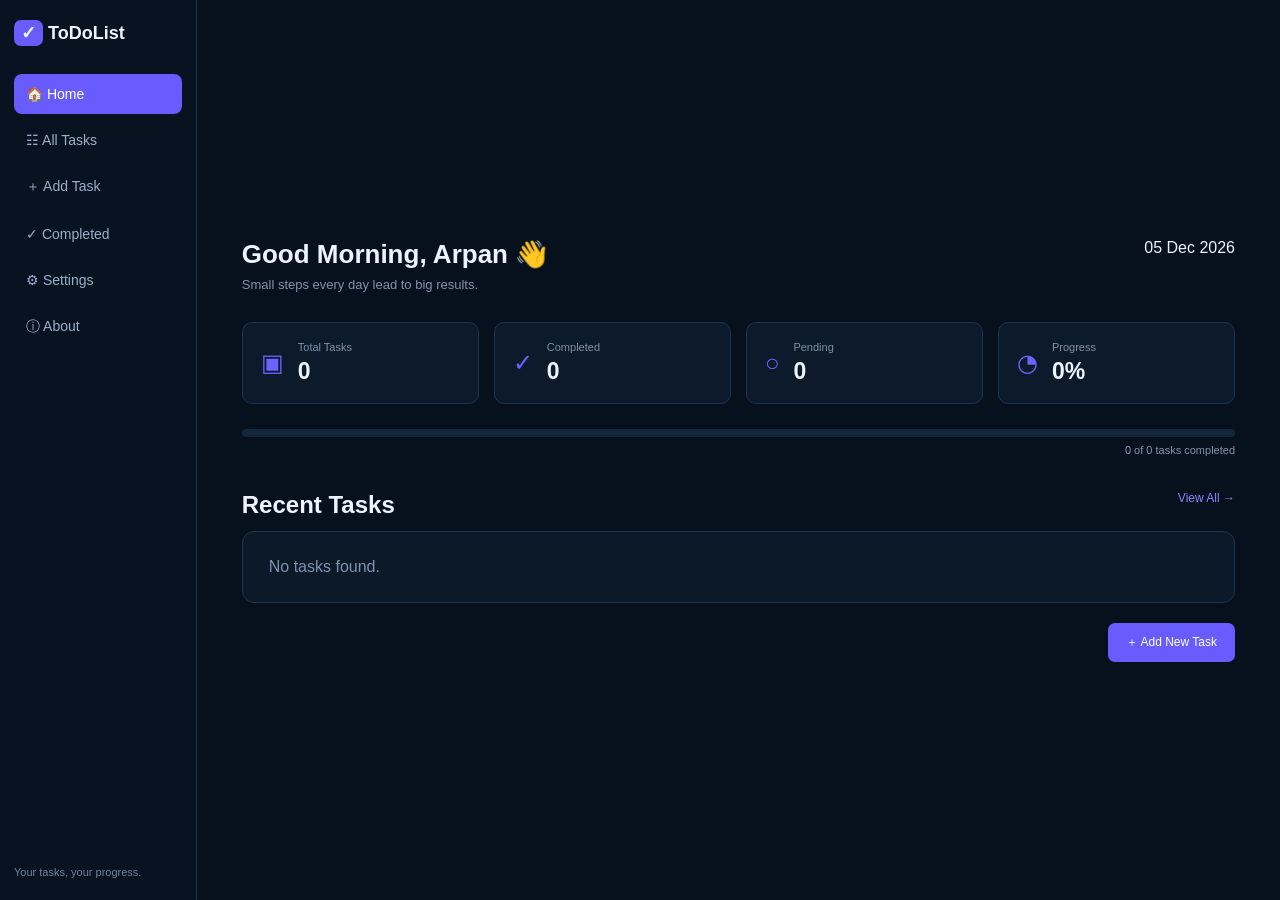
<file: index.html>
<!DOCTYPE html>
<html lang="en">
<head>
    <meta charset="UTF-8">
    <meta name="viewport" content="width=device-width, initial-scale=1.0">
    <title>ToDoList - Home</title>
    <link rel="stylesheet" href="style.css">
</head>

<body>

<div class="app">

    <aside class="sidebar">

        <h2 class="logo">
            <span>✓</span> ToDoList
        </h2>

        <nav>
            <a class="active" href="index.html">🏠 Home</a>
            <a href="tasks.html">☷ All Tasks</a>
            <a href="add-task.html">＋ Add Task</a>
            <a href="completed.html">✓ Completed</a>
            <a href="settings.html">⚙ Settings</a>
            <a href="about.html">ⓘ About</a>
        </nav>

        <p class="sidebar-bottom">
            Your tasks, your progress.
        </p>

    </aside>


    <main class="main">

        <header class="topbar">

            <div>
                <h1>Good Morning, Arpan 👋</h1>
                <p>Small steps every day lead to big results.</p>
            </div>

            <span id="today"></span>

        </header>


        <!-- Statistics -->

        <section class="stats">

            <div class="stat-card">
                <span>▣</span>
                <div>
                    <small>Total Tasks</small>
                    <strong id="totalCount">0</strong>
                </div>
            </div>

            <div class="stat-card">
                <span>✓</span>
                <div>
                    <small>Completed</small>
                    <strong id="completedCount">0</strong>
                </div>
            </div>

            <div class="stat-card">
                <span>○</span>
                <div>
                    <small>Pending</small>
                    <strong id="pendingCount">0</strong>
                </div>
            </div>

            <div class="stat-card">
                <span>◔</span>
                <div>
                    <small>Progress</small>
                    <strong id="progressCount">0%</strong>
                </div>
            </div>

        </section>


        <!-- Progress -->

        <section class="progress-box">

            <div class="progress-track">
                <div id="progressBar"></div>
            </div>

            <p id="progressText">
                0 of 0 tasks completed
            </p>

        </section>


        <!-- Recent Tasks -->

        <div class="section-head">
            <h2>Recent Tasks</h2>

            <a href="tasks.html">
                View All →
            </a>
        </div>

        <div id="recentTasks" class="task-list"></div>


        <a href="add-task.html" class="primary-btn add-button">
            ＋ Add New Task
        </a>

    </main>

</div>

<script src="script.js"></script>

</body>
</html>
</file>
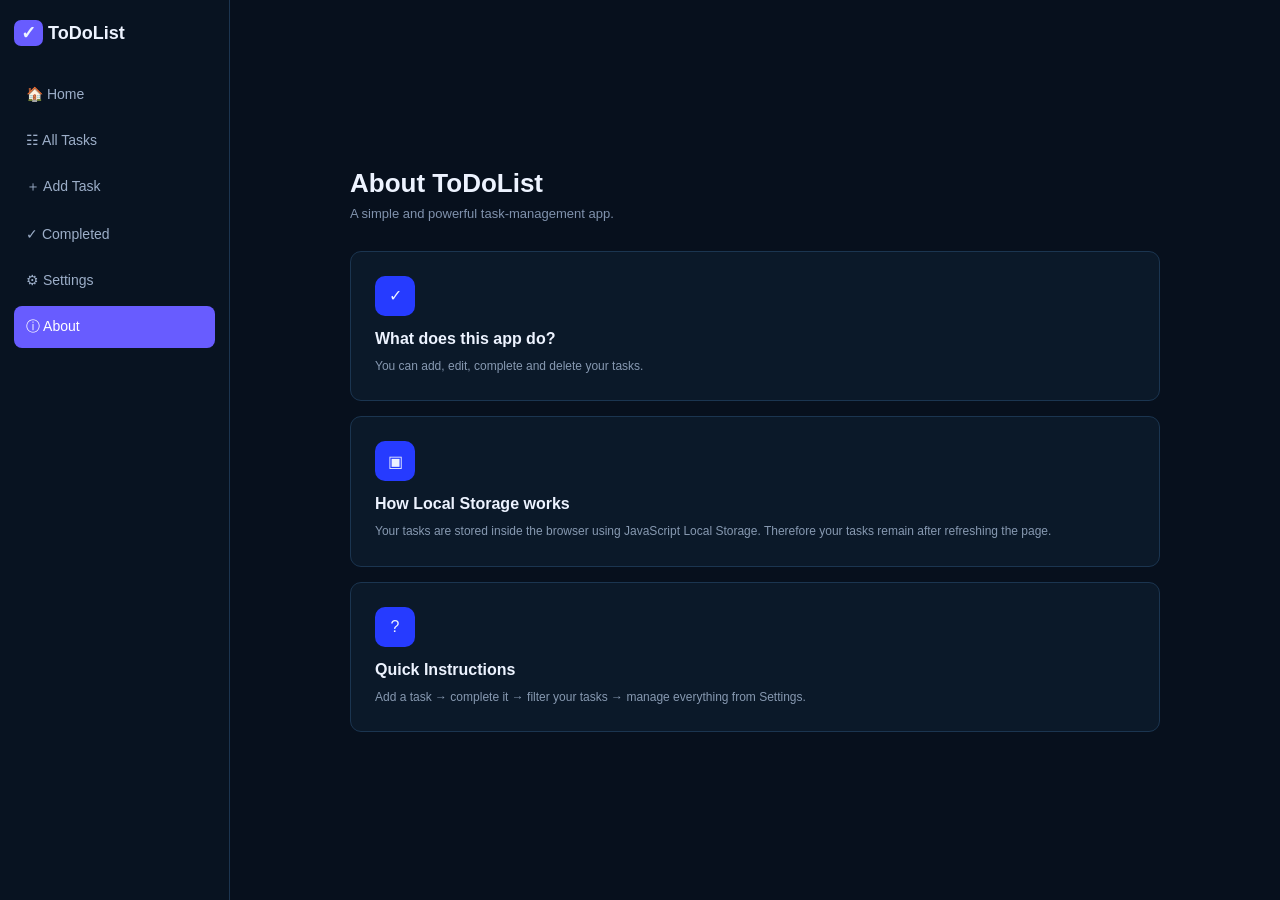
<file: about.html>
<!DOCTYPE html>
<html lang="en">

<head>

    <meta charset="UTF-8">

    <meta name="viewport"
          content="width=device-width, initial-scale=1.0">

    <title>ToDoList - About</title>

    <link rel="stylesheet" href="style.css">

</head>

<body>

<div class="app">

    <aside class="sidebar">

        <h2 class="logo">
            <span>✓</span> ToDoList
        </h2>

        <nav>

            <a href="index.html">🏠 Home</a>

            <a href="tasks.html">☷ All Tasks</a>

            <a href="add-task.html">＋ Add Task</a>

            <a href="completed.html">✓ Completed</a>

            <a href="settings.html">⚙ Settings</a>

            <a class="active"
               href="about.html">
                ⓘ About
            </a>

        </nav>

    </aside>


    <main class="main form-page">

        <div class="page-heading">

            <div>

                <h1>About ToDoList</h1>

                <p>
                    A simple and powerful task-management app.
                </p>

            </div>

        </div>


        <section class="info-grid">

            <article class="info-card">

                <div class="big-icon">
                    ✓
                </div>

                <h2>
                    What does this app do?
                </h2>

                <p>
                    You can add, edit, complete and
                    delete your tasks.
                </p>

            </article>


            <article class="info-card">

                <div class="big-icon">
                    ▣
                </div>

                <h2>
                    How Local Storage works
                </h2>

                <p>
                    Your tasks are stored inside the
                    browser using JavaScript Local Storage.
                    Therefore your tasks remain after
                    refreshing the page.
                </p>

            </article>


            <article class="info-card">

                <div class="big-icon">
                    ?
                </div>

                <h2>
                    Quick Instructions
                </h2>

                <p>
                    Add a task → complete it →
                    filter your tasks → manage
                    everything from Settings.
                </p>

            </article>

        </section>

    </main>

</div>

<script src="script.js"></script>

</body>
</html>
</file>
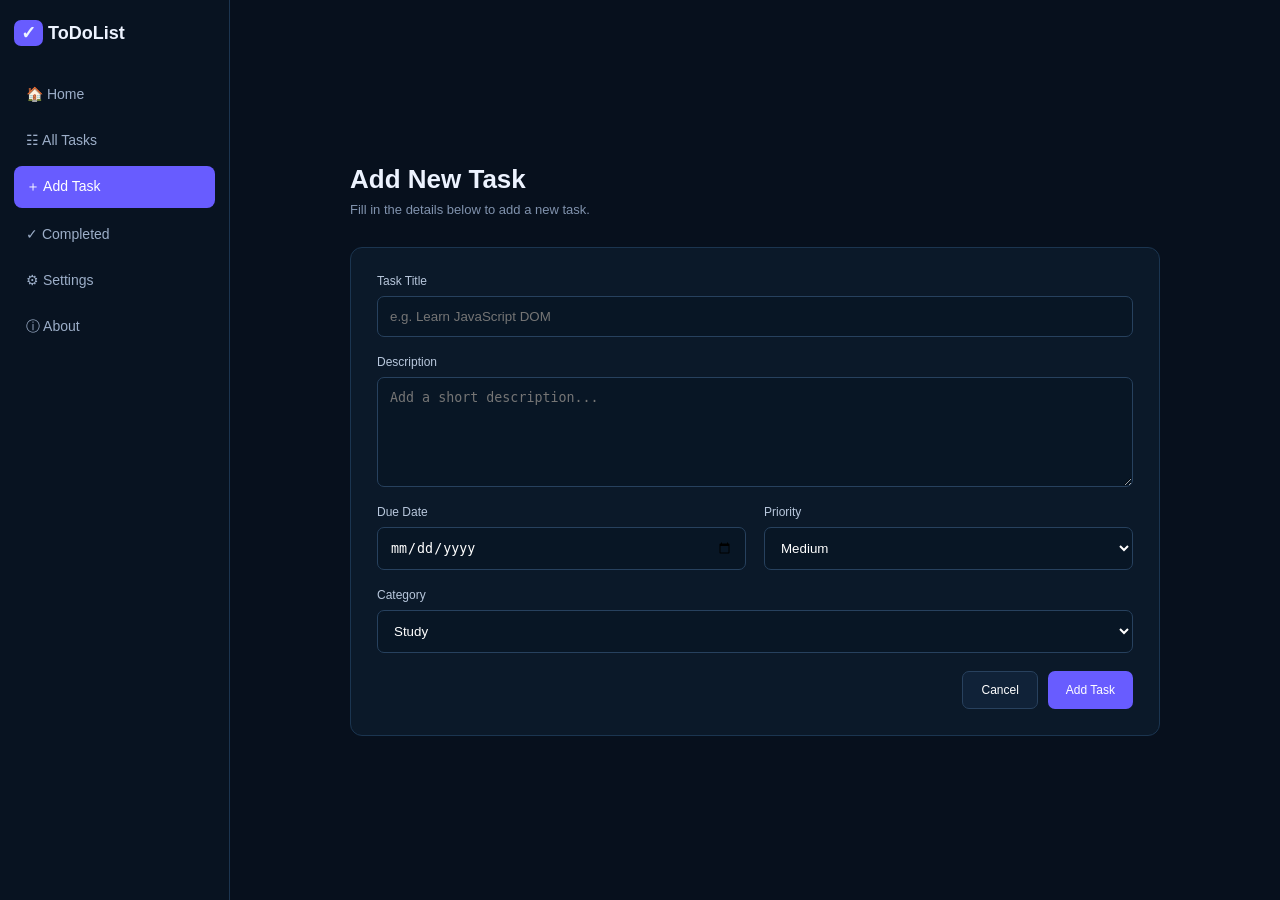
<file: add-task.html>
<!DOCTYPE html>
<html lang="en">

<head>

    <meta charset="UTF-8">

    <meta name="viewport"
          content="width=device-width, initial-scale=1.0">

    <title>ToDoList - Add Task</title>

    <link rel="stylesheet" href="style.css">

</head>

<body>

<div class="app">

    <aside class="sidebar">

        <h2 class="logo">
            <span>✓</span> ToDoList
        </h2>

        <nav>

            <a href="index.html">🏠 Home</a>

            <a href="tasks.html">
                ☷ All Tasks
            </a>

            <a class="active"
               href="add-task.html">
                ＋ Add Task
            </a>

            <a href="completed.html">
                ✓ Completed
            </a>

            <a href="settings.html">
                ⚙ Settings
            </a>

            <a href="about.html">
                ⓘ About
            </a>

        </nav>

    </aside>


    <main class="main form-page">

        <div class="page-heading">

            <div>

                <h1>Add New Task</h1>

                <p>
                    Fill in the details below to add a new task.
                </p>

            </div>

        </div>


        <form id="taskForm" class="form-card">

            <label>
                Task Title

                <input
                    id="taskTitle"
                    type="text"
                    placeholder="e.g. Learn JavaScript DOM"
                    required
                >

            </label>


            <label>
                Description

                <textarea
                    id="taskDescription"
                    placeholder="Add a short description..."
                ></textarea>

            </label>


            <div class="two-column">

                <label>
                    Due Date

                    <input
                        id="taskDate"
                        type="date"
                    >

                </label>


                <label>
                    Priority

                    <select id="taskPriority">

                        <option>Low</option>
                        <option selected>Medium</option>
                        <option>High</option>

                    </select>

                </label>

            </div>


            <label>
                Category

                <select id="taskCategory">

                    <option>Study</option>
                    <option>Work</option>
                    <option>Development</option>
                    <option>Personal</option>

                </select>

            </label>


            <div class="form-actions">

                <a
                    href="tasks.html"
                    class="secondary-btn"
                >
                    Cancel
                </a>

                <button
                    type="submit"
                    class="primary-btn"
                >
                    Add Task
                </button>

            </div>

        </form>

    </main>

</div>

<script src="script.js"></script>

</body>
</html>
</file>
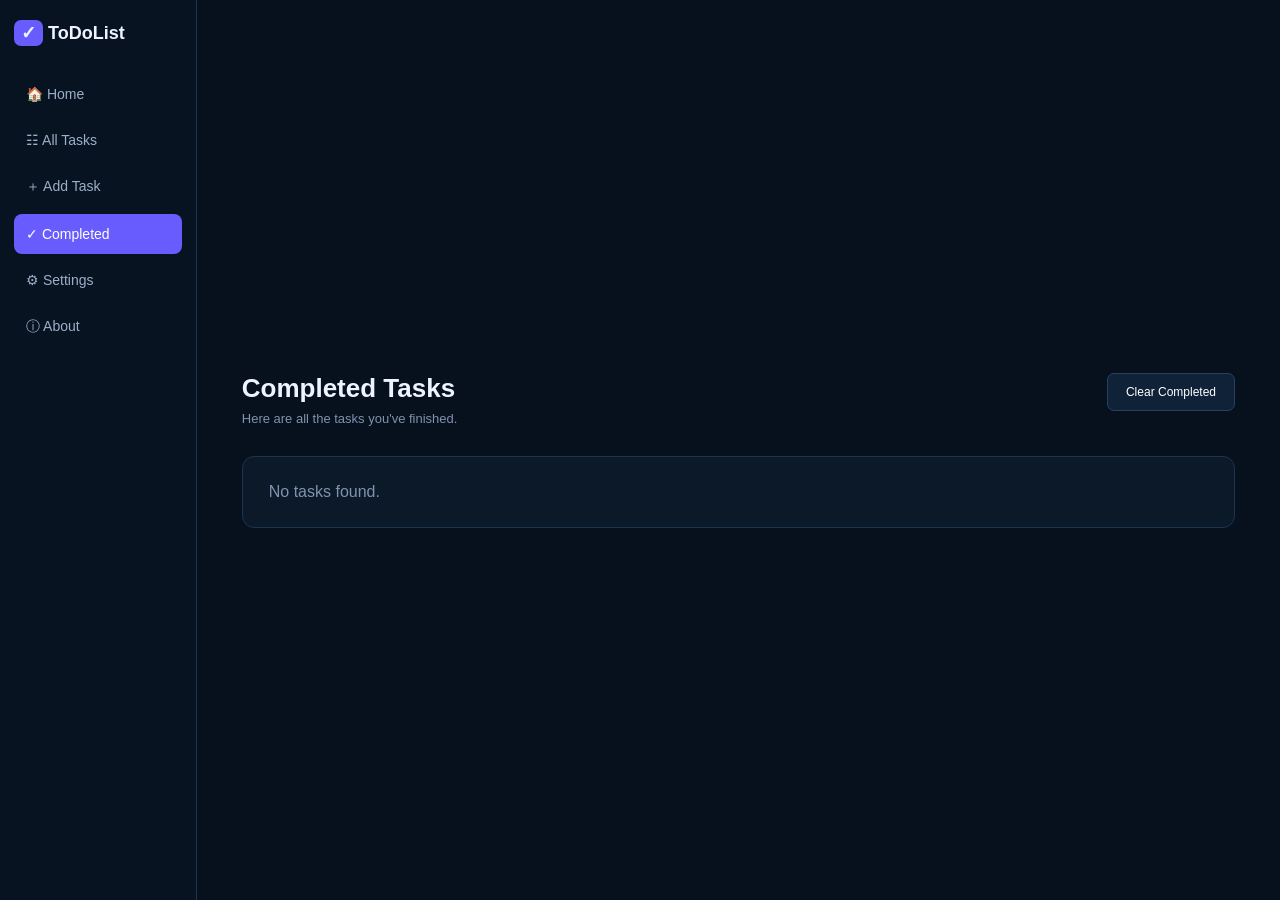
<file: completed.html>
<!DOCTYPE html>
<html lang="en">

<head>

    <meta charset="UTF-8">

    <meta name="viewport"
          content="width=device-width, initial-scale=1.0">

    <title>ToDoList - Completed</title>

    <link rel="stylesheet" href="style.css">

</head>

<body>

<div class="app">

    <aside class="sidebar">

        <h2 class="logo">
            <span>✓</span> ToDoList
        </h2>

        <nav>

            <a href="index.html">🏠 Home</a>

            <a href="tasks.html">
                ☷ All Tasks
            </a>

            <a href="add-task.html">
                ＋ Add Task
            </a>

            <a class="active"
               href="completed.html">
                ✓ Completed
            </a>

            <a href="settings.html">
                ⚙ Settings
            </a>

            <a href="about.html">
                ⓘ About
            </a>

        </nav>

    </aside>


    <main class="main">

        <header class="page-heading">

            <div>

                <h1>Completed Tasks</h1>

                <p>
                    Here are all the tasks you've finished.
                </p>

            </div>

            <button
                id="clearCompleted"
                class="secondary-btn"
            >
                Clear Completed
            </button>

        </header>


        <div
            id="completedTasks"
            class="task-list"
        ></div>

    </main>

</div>

<script src="script.js"></script>

</body>
</html>
</file>
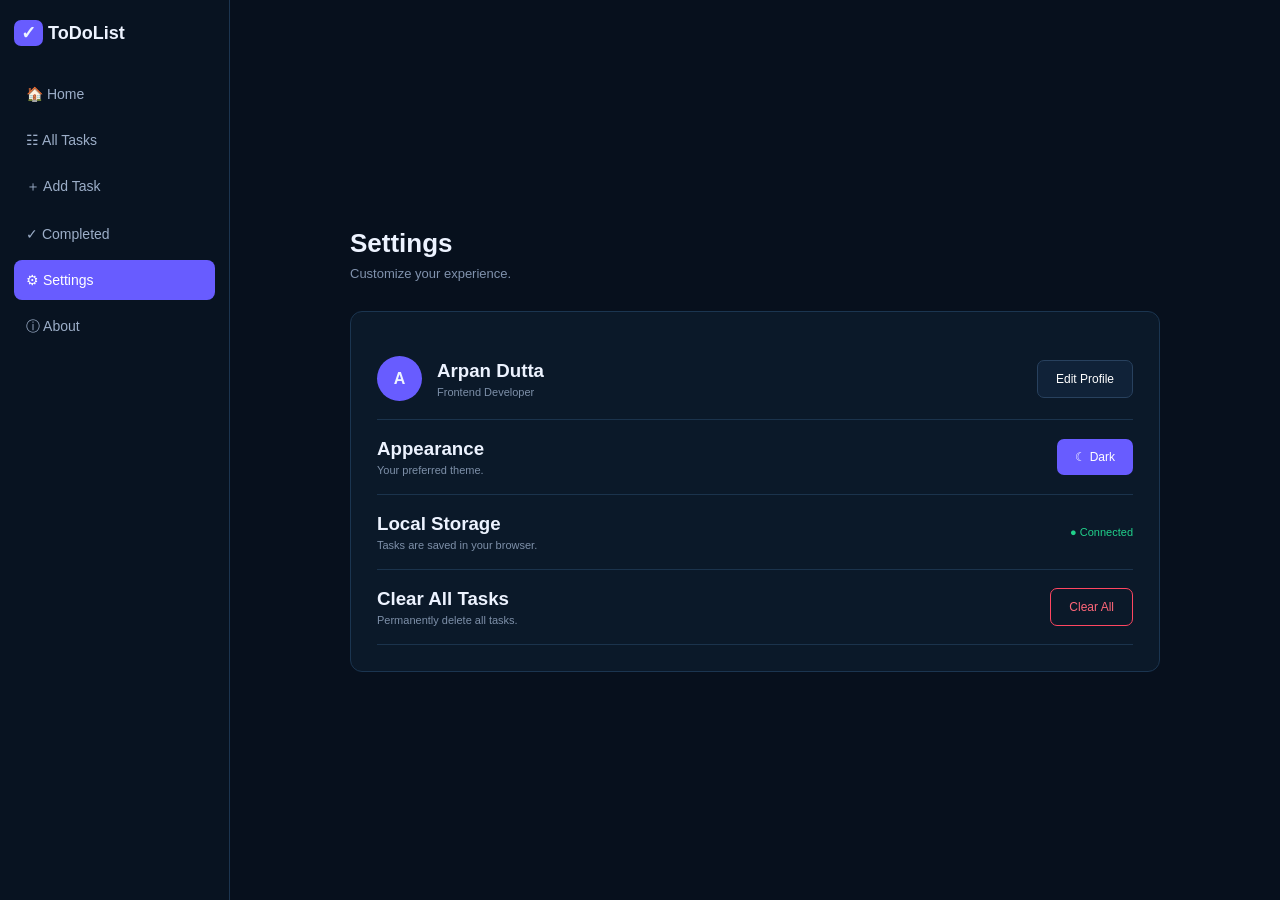
<file: settings.html>
<!DOCTYPE html>
<html lang="en">

<head>

    <meta charset="UTF-8">

    <meta name="viewport"
          content="width=device-width, initial-scale=1.0">

    <title>ToDoList - Settings</title>

    <link rel="stylesheet" href="style.css">

</head>

<body>

<div class="app">

    <aside class="sidebar">

        <h2 class="logo">
            <span>✓</span> ToDoList
        </h2>

        <nav>

            <a href="index.html">🏠 Home</a>

            <a href="tasks.html">☷ All Tasks</a>

            <a href="add-task.html">＋ Add Task</a>

            <a href="completed.html">✓ Completed</a>

            <a class="active"
               href="settings.html">
                ⚙ Settings
            </a>

            <a href="about.html">ⓘ About</a>

        </nav>

    </aside>


    <main class="main form-page">

        <div class="page-heading">

            <div>

                <h1>Settings</h1>

                <p>
                    Customize your experience.
                </p>

            </div>

        </div>


        <section class="settings-card">

            <div class="profile">

                <div class="avatar">
                    A
                </div>

                <div>
                    <h3>Arpan Dutta</h3>
                    <p>Frontend Developer</p>
                </div>

                <button class="secondary-btn">
                    Edit Profile
                </button>

            </div>


            <div class="setting-row">

                <div>
                    <h3>Appearance</h3>
                    <p>
                        Your preferred theme.
                    </p>
                </div>

                <button class="theme-btn">
                    ☾ Dark
                </button>

            </div>


            <div class="setting-row">

                <div>
                    <h3>Local Storage</h3>

                    <p>
                        Tasks are saved in your browser.
                    </p>

                </div>

                <span class="status">
                    ● Connected
                </span>

            </div>


            <div class="setting-row">

                <div>

                    <h3>Clear All Tasks</h3>

                    <p>
                        Permanently delete all tasks.
                    </p>

                </div>

                <button
                    id="clearAll"
                    class="danger-btn"
                >
                    Clear All
                </button>

            </div>

        </section>

    </main>

</div>

<script src="script.js"></script>

</body>
</html>
</file>
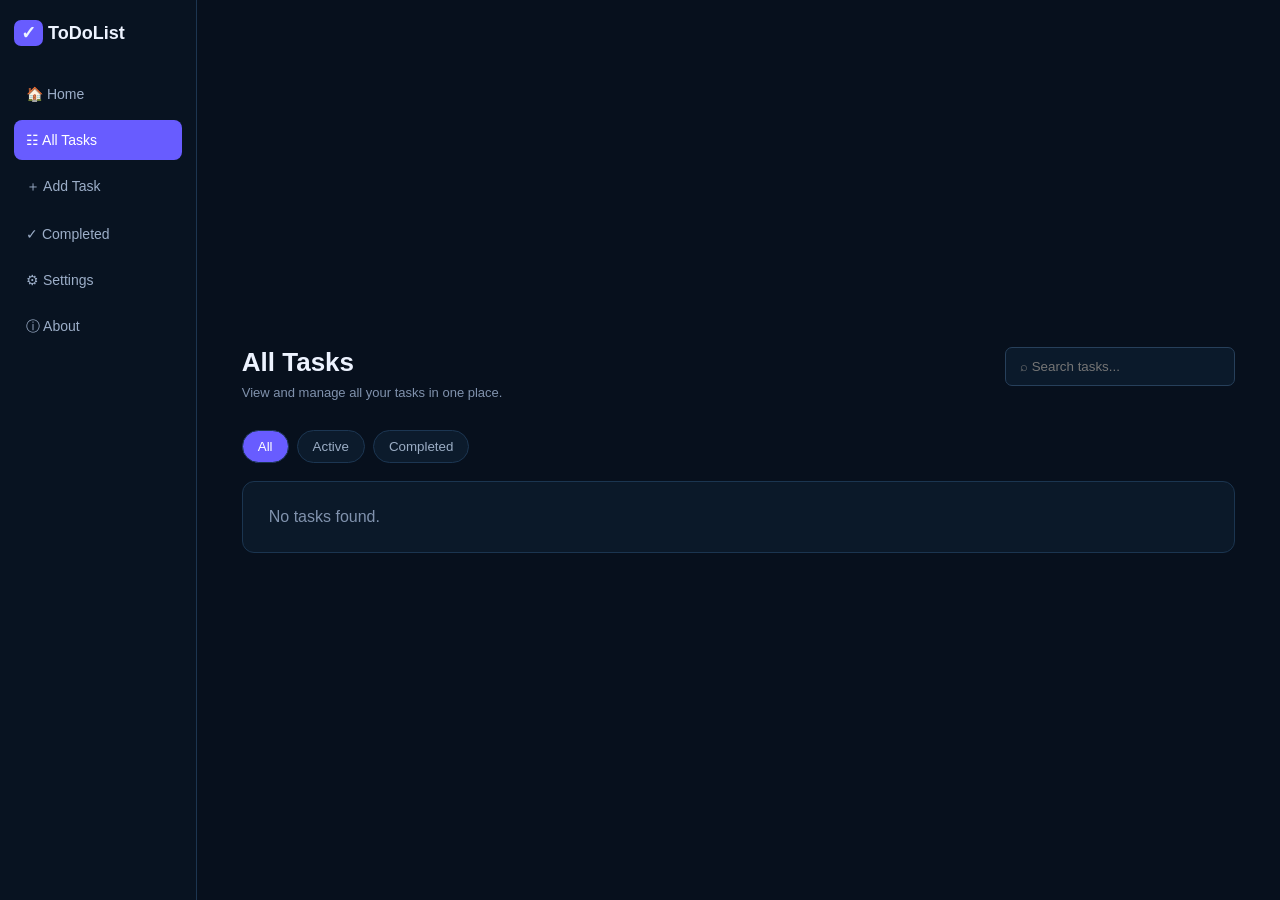
<file: tasks.html>
<!DOCTYPE html>
<html lang="en">

<head>

    <meta charset="UTF-8">

    <meta name="viewport"
          content="width=device-width, initial-scale=1.0">

    <title>ToDoList - All Tasks</title>

    <link rel="stylesheet" href="style.css">

</head>

<body>

<div class="app">

    <aside class="sidebar">

        <h2 class="logo">
            <span>✓</span> ToDoList
        </h2>

        <nav>

            <a href="index.html">🏠 Home</a>

            <a class="active" href="tasks.html">
                ☷ All Tasks
            </a>

            <a href="add-task.html">
                ＋ Add Task
            </a>

            <a href="completed.html">
                ✓ Completed
            </a>

            <a href="settings.html">
                ⚙ Settings
            </a>

            <a href="about.html">
                ⓘ About
            </a>

        </nav>

    </aside>


    <main class="main">

        <header class="page-heading">

            <div>

                <h1>All Tasks</h1>

                <p>
                    View and manage all your tasks in one place.
                </p>

            </div>

            <input
                id="searchInput"
                class="search"
                type="search"
                placeholder="⌕ Search tasks..."
            >

        </header>


        <div class="filters">

            <button class="filter active"
                    data-filter="all">
                All
            </button>

            <button class="filter"
                    data-filter="active">
                Active
            </button>

            <button class="filter"
                    data-filter="completed">
                Completed
            </button>

        </div>


        <div id="allTasks" class="task-list"></div>

    </main>

</div>

<script src="script.js"></script>

</body>
</html>
</file>
<file: style.css>
* {
    margin: 0;
    padding: 0;
    box-sizing: border-box;
}

body {
    font-family: Arial, sans-serif;
    background: #07101d;
    color: #edf3ff;
    min-height: 100vh;
}

.app {
    display: flex;
    min-height: 100vh;
}


/* SIDEBAR */

.sidebar {
    width: 230px;
    background: #081321;
    border-right: 1px solid #1c3550;
    padding: 22px 14px;

    display: flex;
    flex-direction: column;
}

.logo {
    font-size: 18px;
    margin-bottom: 30px;
}

.logo span {
    background: #685cff;
    padding: 3px 7px;
    border-radius: 7px;
}


nav a {
    display: block;
    text-decoration: none;
    color: #9caec8;

    padding: 12px;

    margin-bottom: 6px;

    border-radius: 8px;

    font-size: 14px;
}

nav a:hover,
nav a.active {
    background: #685cff;
    color: white;
}


.sidebar-bottom {
    margin-top: auto;
    color: #71829a;
    font-size: 11px;
}


/* MAIN */

.main {
    width: 100%;
    max-width: 1200px;

    margin: auto;

    padding: 35px 45px;
}


/* TOPBAR */

.topbar,
.page-heading {
    display: flex;

    justify-content: space-between;

    align-items: flex-start;

    margin-bottom: 30px;

    gap: 20px;
}

.topbar h1,
.page-heading h1 {
    font-size: 26px;
}

.topbar p,
.page-heading p {
    color: #8092ad;
    margin-top: 7px;
    font-size: 13px;
}


/* STATS */

.stats {
    display: grid;

    grid-template-columns:
        repeat(4, 1fr);

    gap: 15px;
}

.stat-card {
    background: #0c1a2b;

    border: 1px solid #1b3551;

    border-radius: 10px;

    padding: 18px;

    display: flex;

    gap: 14px;

    align-items: center;
}

.stat-card > span {
    font-size: 24px;
    color: #6c62ff;
}

.stat-card small {
    display: block;

    color: #8092aa;

    font-size: 11px;

    margin-bottom: 5px;
}

.stat-card strong {
    font-size: 23px;
}


/* PROGRESS */

.progress-box {
    margin: 25px 0 35px;
}

.progress-track {
    height: 8px;

    background: #13263b;

    border-radius: 20px;

    overflow: hidden;
}

#progressBar {
    width: 0;

    height: 100%;

    background: #6d5cff;

    transition: 0.3s;
}

.progress-box p {
    color: #8496af;

    text-align: right;

    font-size: 11px;

    margin-top: 7px;
}


/* SECTION */

.section-head {
    display: flex;

    justify-content: space-between;

    margin-bottom: 12px;
}

.section-head a {
    color: #8d83ff;

    text-decoration: none;

    font-size: 12px;
}


/* TASK */

.task-list {
    display: grid;

    gap: 10px;
}

.task {
    background: #0b1929;

    border: 1px solid #1a334d;

    border-radius: 10px;

    padding: 15px;

    display: flex;

    align-items: center;

    gap: 13px;
}

.check {
    width: 19px;
    height: 19px;

    border: 2px solid #8ca1be;

    background: transparent;

    border-radius: 5px;

    cursor: pointer;

    color: white;
}

.task.done .check {
    background: #685cff;
    border-color: #685cff;
}

.task-main {
    flex: 1;
}

.task-title {
    font-size: 14px;
}

.task.done .task-title {
    text-decoration: line-through;
    color: #71829a;
}

.task-desc {
    color: #71829a;

    font-size: 11px;

    margin-top: 5px;
}

.meta {
    display: flex;

    gap: 7px;

    align-items: center;
}

.tag {
    background: #192b43;

    color: #aebcff;

    padding: 4px 8px;

    border-radius: 20px;

    font-size: 9px;
}

.date {
    color: #8799b1;

    font-size: 10px;
}

.icon-btn {
    background: none;

    border: none;

    color: #9db0cb;

    cursor: pointer;

    font-size: 17px;
}

.delete {
    color: #ff4661;
}


/* BUTTONS */

.primary-btn,
.secondary-btn,
.danger-btn,
.theme-btn {
    display: inline-block;

    border-radius: 7px;

    padding: 11px 18px;

    font-size: 12px;

    cursor: pointer;

    text-decoration: none;
}

.primary-btn {
    background: #685cff;

    color: white;

    border: none;
}

.secondary-btn {
    background: #102238;

    color: white;

    border: 1px solid #28415e;
}

.danger-btn {
    background: transparent;

    color: #ff6679;

    border: 1px solid #ff4661;
}

.theme-btn {
    background: #685cff;

    color: white;

    border: none;
}

.add-button {
    float: right;

    margin-top: 20px;
}


/* SEARCH */

.search {
    background: #0b1a2b;

    border: 1px solid #27405b;

    color: white;

    border-radius: 7px;

    padding: 11px 14px;

    width: 230px;

    outline: none;
}


/* FILTER */

.filters {
    display: flex;

    gap: 8px;

    margin-bottom: 18px;
}

.filter {
    background: #0c1b2c;

    color: #9badc4;

    border: 1px solid #1c3652;

    border-radius: 20px;

    padding: 8px 15px;

    cursor: pointer;
}

.filter.active {
    background: #685cff;

    color: white;
}


/* FORM */

.form-page {
    max-width: 900px;
}

.form-card,
.settings-card {
    background: #0b1929;

    border: 1px solid #1b3550;

    border-radius: 12px;

    padding: 26px;
}

.form-card label {
    display: block;

    color: #b8c7dc;

    font-size: 12px;

    margin-bottom: 18px;
}

.form-card input,
.form-card textarea,
.form-card select {
    width: 100%;

    display: block;

    margin-top: 8px;

    background: #081625;

    color: white;

    border: 1px solid #27415e;

    border-radius: 7px;

    padding: 12px;

    outline: none;
}

.form-card textarea {
    min-height: 110px;

    resize: vertical;
}

.two-column {
    display: grid;

    grid-template-columns: 1fr 1fr;

    gap: 18px;
}

.form-actions {
    display: flex;

    justify-content: flex-end;

    gap: 10px;
}


/* SETTINGS */

.profile,
.setting-row {
    padding: 18px 0;

    border-bottom: 1px solid #1b334c;

    display: flex;

    align-items: center;

    gap: 15px;
}

.profile button {
    margin-left: auto;
}

.avatar {
    width: 45px;
    height: 45px;

    border-radius: 50%;

    background: #685cff;

    display: grid;

    place-items: center;

    font-weight: bold;
}

.profile p,
.setting-row p {
    color: #7e90a9;

    font-size: 11px;

    margin-top: 4px;
}

.setting-row > div:first-child {
    flex: 1;
}

.status {
    color: #21d18b;

    font-size: 11px;
}


/* ABOUT */

.info-grid {
    display: grid;

    gap: 15px;
}

.info-card {
    background: #0b1929;

    border: 1px solid #1b3550;

    border-radius: 11px;

    padding: 24px;
}

.big-icon {
    width: 40px;
    height: 40px;

    display: grid;

    place-items: center;

    background: #263bff;

    border-radius: 10px;

    margin-bottom: 14px;
}

.info-card h2 {
    font-size: 16px;

    margin-bottom: 8px;
}

.info-card p {
    color: #8799b1;

    font-size: 12px;

    line-height: 1.7;
}


/* MOBILE */

@media (max-width: 750px) {

    .sidebar {
        width: 65px;

        padding: 18px 8px;
    }

    .logo {
        font-size: 0;

        text-align: center;
    }

    nav a {
        font-size: 0;

        text-align: center;
    }

    .sidebar-bottom {
        display: none;
    }

    .main {
        padding: 25px 18px;
    }

    .stats {
        grid-template-columns: 1fr 1fr;
    }

    .topbar,
    .page-heading {
        flex-direction: column;
    }

    .search {
        width: 100%;
    }

    .meta {
        display: none;
    }

    .two-column {
        grid-template-columns: 1fr;
    }

}
</file>
